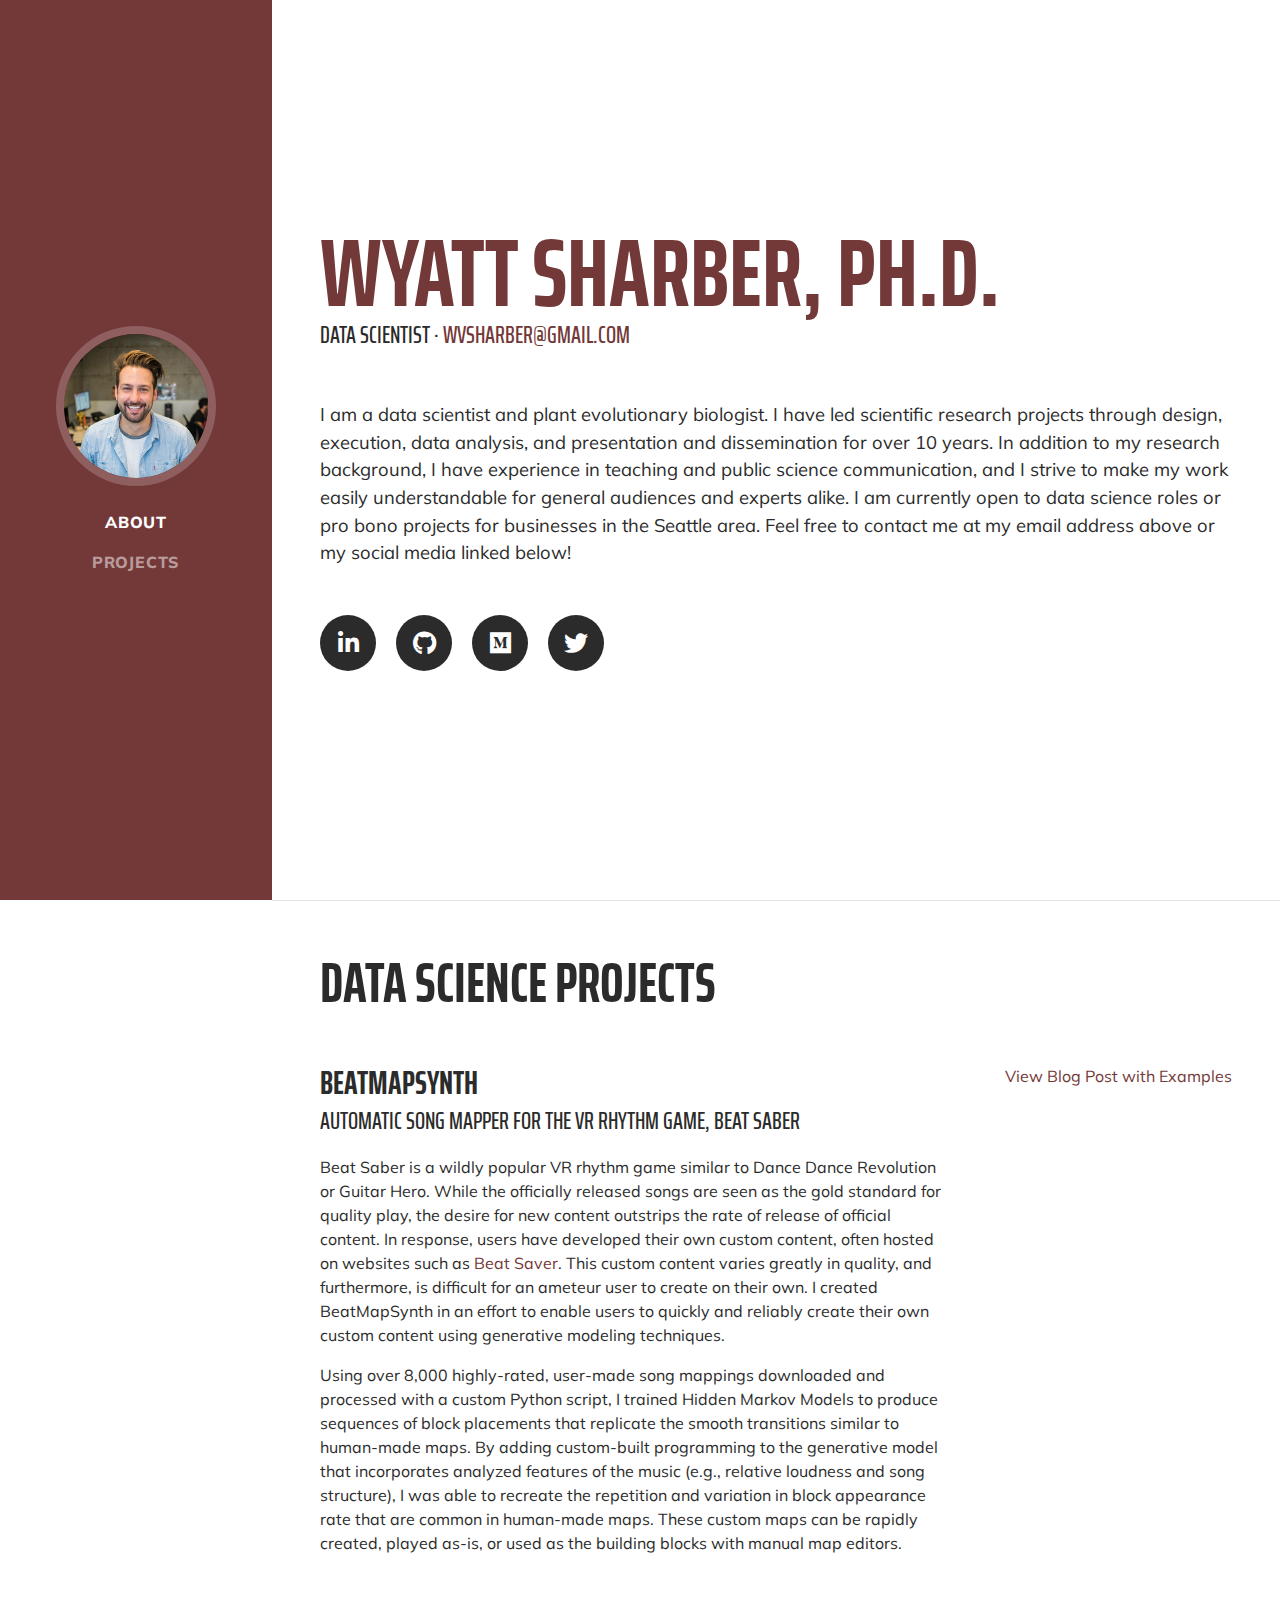
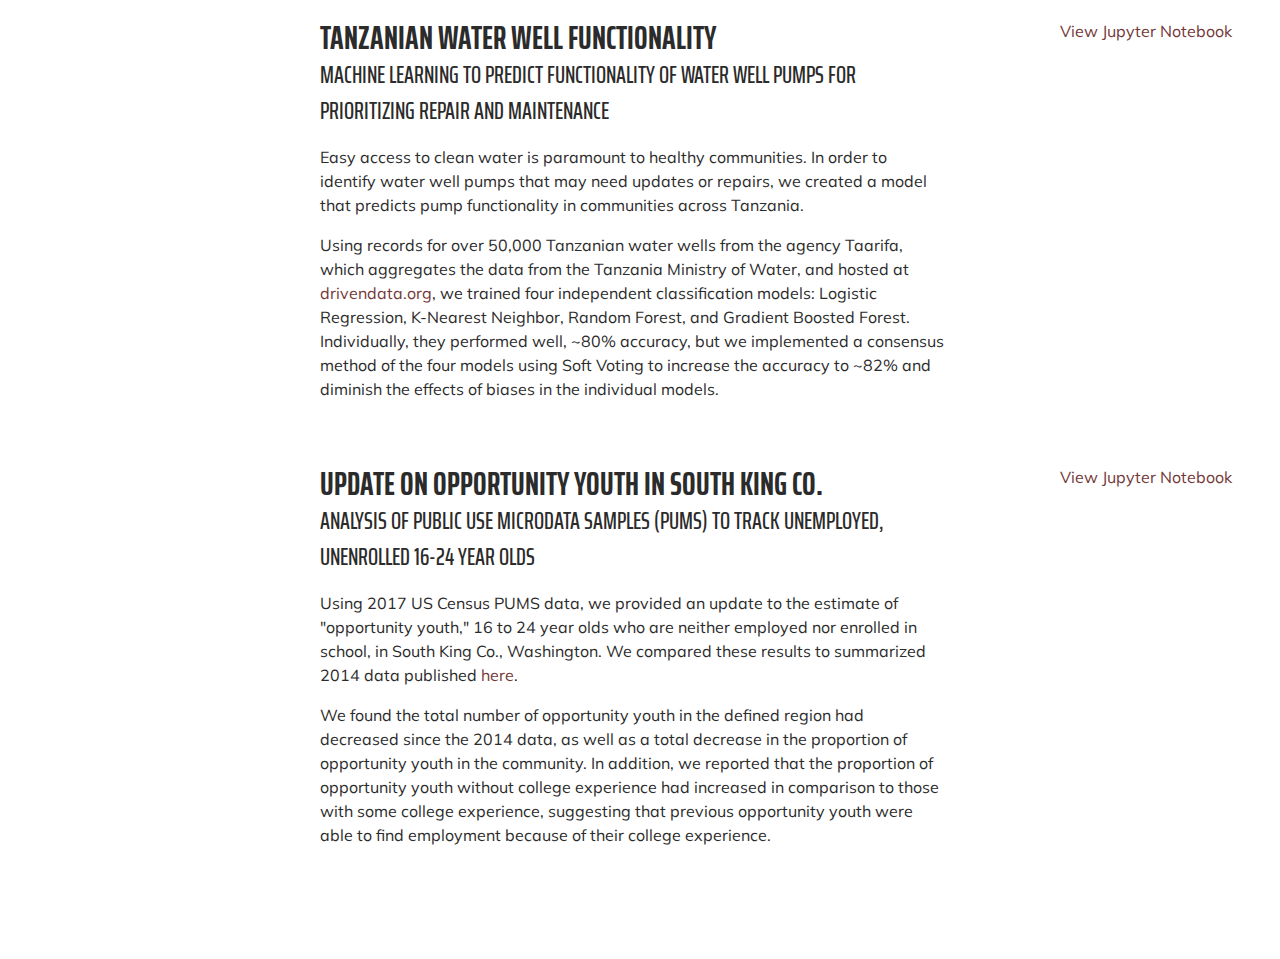
<file: index.html>
<!DOCTYPE html>
<html lang="en">

<head>

  <meta charset="utf-8">
  <meta name="viewport" content="width=device-width, initial-scale=1, shrink-to-fit=no">

  <title>Wyatt Sharber Data Science Portfolio</title>

  <!-- Bootstrap core CSS -->
  <link href="vendor/bootstrap/css/bootstrap.min.css" rel="stylesheet">

  <!-- Custom fonts for this template -->
  <link href="https://fonts.googleapis.com/css?family=Saira+Extra+Condensed:500,700" rel="stylesheet">
  <link href="https://fonts.googleapis.com/css?family=Muli:400,400i,800,800i" rel="stylesheet">
  <link href="vendor/fontawesome-free/css/all.min.css" rel="stylesheet">

  <!-- Custom styles for this template -->
  <link href="css/resume.css" rel="stylesheet">

</head>

<body id="page-top">

  <nav class="navbar navbar-expand-lg navbar-dark bg-primary fixed-top" id="sideNav">
    <a class="navbar-brand js-scroll-trigger" href="#page-top">
      <span class="d-block d-lg-none">Wyatt Sharber</span>
      <span class="d-none d-lg-block">
        <img class="img-fluid img-profile rounded-circle mx-auto mb-2" src="img/profile.jpg" alt="">
      </span>
    </a>
    <button class="navbar-toggler" type="button" data-toggle="collapse" data-target="#navbarSupportedContent"
      aria-controls="navbarSupportedContent" aria-expanded="false" aria-label="Toggle navigation">
      <span class="navbar-toggler-icon"></span>
    </button>
    <div class="collapse navbar-collapse" id="navbarSupportedContent">
      <ul class="navbar-nav">
        <li class="nav-item">
          <a class="nav-link js-scroll-trigger" href="#about">About</a>
        </li>
        <li class="nav-item">
          <a class="nav-link js-scroll-trigger" href="#projects">Projects</a>
        </li>
      </ul>
    </div>
  </nav>

  <div class="container-fluid p-0">

    <section class="resume-section p-3 p-lg-5 d-flex align-items-center" id="about">
      <div class="w-100">
        <h1 class="mb-0">
          <span class="text-primary">Wyatt Sharber, Ph.D.</span>
        </h1>
        <div class="subheading mb-5">Data Scientist ·
          <a href="mailto:wvsharber@gmail.com">wvsharber@gmail.com</a>
        </div>
        <p class="lead mb-5">I am a data scientist and plant evolutionary biologist. I have led scientific research projects through design, execution, data analysis, and presentation and dissemination for over 10 years. In addition to my research background, I have experience in teaching and public science communication, and I strive to make my work easily understandable for general audiences and experts alike. I am currently open to data science roles or pro bono projects for businesses in the Seattle area. Feel free to contact me at my email address above or my social media linked below!
        </p>
        <div class="social-icons">
          <a href="https://www.linkedin.com/in/wvsharber/">
            <i class="fab fa-linkedin-in"></i>
          </a>
          <a href="https://github.com/wvsharber">
            <i class="fab fa-github"></i>
          </a>
          <a href="https://medium.com/@wvsharber">
            <i class="fab fa-medium"></i>
          </a>
          <a href="https://twitter.com/wvsharber">
            <i class="fab fa-twitter"></i>
          </a>
        </div>
      </div>
    </section>

    <hr class="m-0">

    <section class="resume-section p-3 p-lg-5 d-flex justify-content-center" id="projects">
      <div class="w-100">
        <h2 class="mb-5">Data Science Projects</h2>

        <div class="resume-item d-flex flex-column flex-md-row justify-content-between mb-5">
          <div class="resume-content">
            <h3 class="mb-0">BeatMapSynth</h3>
            <div class="subheading mb-3">Automatic Song Mapper for the VR Rhythm Game, Beat Saber</div>
            <p>
              Beat Saber is a wildly popular VR rhythm game similar to Dance Dance Revolution or Guitar Hero. While the
              officially released songs are seen as the gold standard for quality play, the desire for new content
              outstrips the rate of release of official content. In response, users have developed their own custom
              content, often hosted on websites such as <a href="https://beatsaver.com/">Beat Saver</a>. This custom
              content varies greatly in quality, and furthermore, is difficult for an ameteur user to create on their
              own. I created BeatMapSynth in an effort to enable users to quickly and reliably create their own custom
              content using generative modeling techniques.
            </p>
            <p>
              Using over 8,000 highly-rated, user-made song mappings downloaded and processed with a custom Python
              script, I trained Hidden Markov Models to produce sequences of block placements that replicate the smooth
              transitions similar to human-made maps. By adding custom-built programming to the generative model that
              incorporates analyzed features of the music (e.g., relative loudness and song structure), I was able to
              recreate the repetition and variation in block appearance rate that are common in human-made maps. These
              custom maps can be rapidly created, played as-is, or used as the building blocks with manual map editors.
            </p>
          </div>
          <div class="resume-date text-md-right">
            <a href="https://medium.com/swlh/beatmapsynth-an-automatic-song-mapper-for-beat-saber-aa9e59f093f8"
              class="text-primary">View Blog Post with Examples</a>
          </div>
        </div>
        <div class="resume-item d-flex flex-column flex-md-row justify-content-between mb-5">
          <div class="resume-content">
            <h3 class="mb-0">Tanzanian Water Well Functionality</h3>
            <div class="subheading mb-3">Machine learning to predict functionality of water well pumps for prioritizing repair and maintenance
            </div>
            <p>
              Easy access to clean water is paramount to healthy communities. In order to identify water well pumps that may need updates or repairs, we created a model that predicts pump functionality in communities across Tanzania.
            </p>
            <p>
              Using records for over 50,000 Tanzanian water wells from the agency Taarifa, which aggregates the data from the Tanzania Ministry of Water, and hosted at <a href="https://www.drivendata.org/competitions/7/pump-it-up-data-mining-the-water-table/page/23/">drivendata.org</a>, we trained four independent classification models: Logistic Regression, K-Nearest Neighbor, Random Forest, and Gradient Boosted Forest. Individually, they performed well, ~80% accuracy, but we implemented a consensus method of the four models using Soft Voting to increase the accuracy to ~82% and diminish the effects of biases in the individual models.
            </p>
          </div>
          <div class="resume-date text-md-right">
            <a href="jupyter_notebooks/WaterWells.html" class="text-primary">View Jupyter Notebook</a>
          </div>
        </div>
        <div class="resume-item d-flex flex-column flex-md-row justify-content-between mb-5">
          <div class="resume-content">
            <h3 class="mb-0">Update on Opportunity Youth in South King Co.</h3>
            <div class="subheading mb-3">Analysis of Public Use Microdata Samples (PUMS) to Track Unemployed, Unenrolled
              16-24 Year Olds</div>
            <p>
              Using 2017 US Census PUMS data, we provided an update to the estimate of "opportunity youth," 16 to 24 year
              olds who are neither employed nor enrolled in school, in South King Co., Washington. We compared these
              results to summarized 2014 data published <a href="https://bit.ly/2P2XRF3">here</a>.
            </p>
            <p>
              We found the total number of opportunity youth in the defined region had decreased since the 2014 data, as
              well as a total decrease in the proportion of opportunity youth in the community. In addition, we reported that the proportion of
              opportunity youth without college experience had increased in comparison to those with some college
              experience, suggesting that previous opportunity youth were able to find employment because of their
              college experience.
            </p>
          </div>
          <div class="resume-date text-md-right">
            <a href="jupyter_notebooks/OYnotebook.html" class="text-primary">View Jupyter Notebook</a>
          </div>
        </div>
    </section>
  </div>

  <!-- Bootstrap core JavaScript -->
  <script src="vendor/jquery/jquery.min.js"></script>
  <script src="vendor/bootstrap/js/bootstrap.bundle.min.js"></script>

  <!-- Plugin JavaScript -->
  <script src="vendor/jquery-easing/jquery.easing.min.js"></script>

  <!-- Custom scripts for this template -->
  <script src="js/resume.min.js"></script>

</body>

</html>
</file>
<file: css/resume.css>
/*!
 * Start Bootstrap - Resume v5.0.7 (https://startbootstrap.com/template-overviews/resume)
 * Copyright 2013-2019 Start Bootstrap
 * Licensed under MIT (https://github.com/BlackrockDigital/startbootstrap-resume/blob/master/LICENSE)
 * Modified by Erin Hoffman (https://github.com/hoffm386) for Flatiron School
 */

body {
  font-family: 'Muli', -apple-system, BlinkMacSystemFont, 'Segoe UI', Roboto, 'Helvetica Neue', Arial, sans-serif, 'Apple Color Emoji', 'Segoe UI Emoji', 'Segoe UI Symbol', 'Noto Color Emoji';
  padding-top: 54px;
  color: #2b2b2b;
}

@media (min-width: 992px) {
  body {
    padding-top: 0;
    padding-left: 17rem;
  }
}

h1,
h2,
h3,
h4,
h5,
h6 {
  font-family: 'Saira Extra Condensed', -apple-system, BlinkMacSystemFont, 'Segoe UI', Roboto, 'Helvetica Neue', Arial, sans-serif, 'Apple Color Emoji', 'Segoe UI Emoji', 'Segoe UI Symbol', 'Noto Color Emoji';
  font-weight: 700;
  text-transform: uppercase;
  color: #2b2b2b;
}

h1 {
  font-size: 6rem;
  line-height: 5.5rem;
}

h2 {
  font-size: 3.5rem;
}

h3 {
  font-size: 2rem;
}

p.lead {
  font-size: 1.15rem;
  font-weight: 400;
}

.subheading {
  text-transform: uppercase;
  font-weight: 500;
  font-family: 'Saira Extra Condensed', -apple-system, BlinkMacSystemFont, 'Segoe UI', Roboto, 'Helvetica Neue', Arial, sans-serif, 'Apple Color Emoji', 'Segoe UI Emoji', 'Segoe UI Symbol', 'Noto Color Emoji';
  font-size: 1.5rem;
}

.social-icons a {
  display: inline-block;
  height: 3.5rem;
  width: 3.5rem;
  background-color: #2b2b2b;
  color: #fff !important;
  border-radius: 100%;
  text-align: center;
  font-size: 1.5rem;
  line-height: 3.5rem;
  margin-right: 1rem;
}

.social-icons a:last-child {
  margin-right: 0;
}

.social-icons a:hover {
  background-color: #6393A6;
}

.dev-icons {
  font-size: 3rem;
}

.dev-icons .list-inline-item i:hover {
  color: #733838;
}

#sideNav .navbar-nav .nav-item .nav-link {
  font-weight: 800;
  letter-spacing: 0.05rem;
  text-transform: uppercase;
}

#sideNav .navbar-toggler:focus {
  outline-color: #D9B1A3;
}

@media (min-width: 992px) {
  #sideNav {
    text-align: center;
    position: fixed;
    top: 0;
    left: 0;
    display: -webkit-box;
    display: -ms-flexbox;
    display: flex;
    -webkit-box-orient: vertical;
    -webkit-box-direction: normal;
    -ms-flex-direction: column;
    flex-direction: column;
    width: 17rem;
    height: 100vh;
  }
  #sideNav .navbar-brand {
    display: -webkit-box;
    display: -ms-flexbox;
    display: flex;
    margin: auto auto 0;
    padding: 0.5rem;
  }
  #sideNav .navbar-brand .img-profile {
    max-width: 10rem;
    max-height: 10rem;
    border: 0.5rem solid rgba(255, 255, 255, 0.2);
  }
  #sideNav .navbar-collapse {
    display: -webkit-box;
    display: -ms-flexbox;
    display: flex;
    -webkit-box-align: start;
    -ms-flex-align: start;
    align-items: flex-start;
    -webkit-box-flex: 0;
    -ms-flex-positive: 0;
    flex-grow: 0;
    width: 100%;
    margin-bottom: auto;
  }
  #sideNav .navbar-collapse .navbar-nav {
    -webkit-box-orient: vertical;
    -webkit-box-direction: normal;
    -ms-flex-direction: column;
    flex-direction: column;
    width: 100%;
  }
  #sideNav .navbar-collapse .navbar-nav .nav-item {
    display: block;
  }
  #sideNav .navbar-collapse .navbar-nav .nav-item .nav-link {
    display: block;
  }
}

section.resume-section {
  padding-top: 5rem !important;
  padding-bottom: 5rem !important;
  max-width: 75rem;
}

section.resume-section .resume-item .resume-date {
  min-width: none;
}

@media (min-width: 768px) {
  section.resume-section {
    min-height: 100vh;
  }
  section.resume-section .resume-item .resume-date {
    min-width: 18rem;
  }
}

@media (min-width: 992px) {
  section.resume-section {
    padding-top: 3rem !important;
    padding-bottom: 3rem !important;
  }
}

.bg-primary {
  background-color: #733838 !important;
}

.text-primary {
  color: #733838 !important;
}

a {
  color: #733838;
}

a:hover, a:focus, a:active {
  color: #6393A6;
}
</file>
